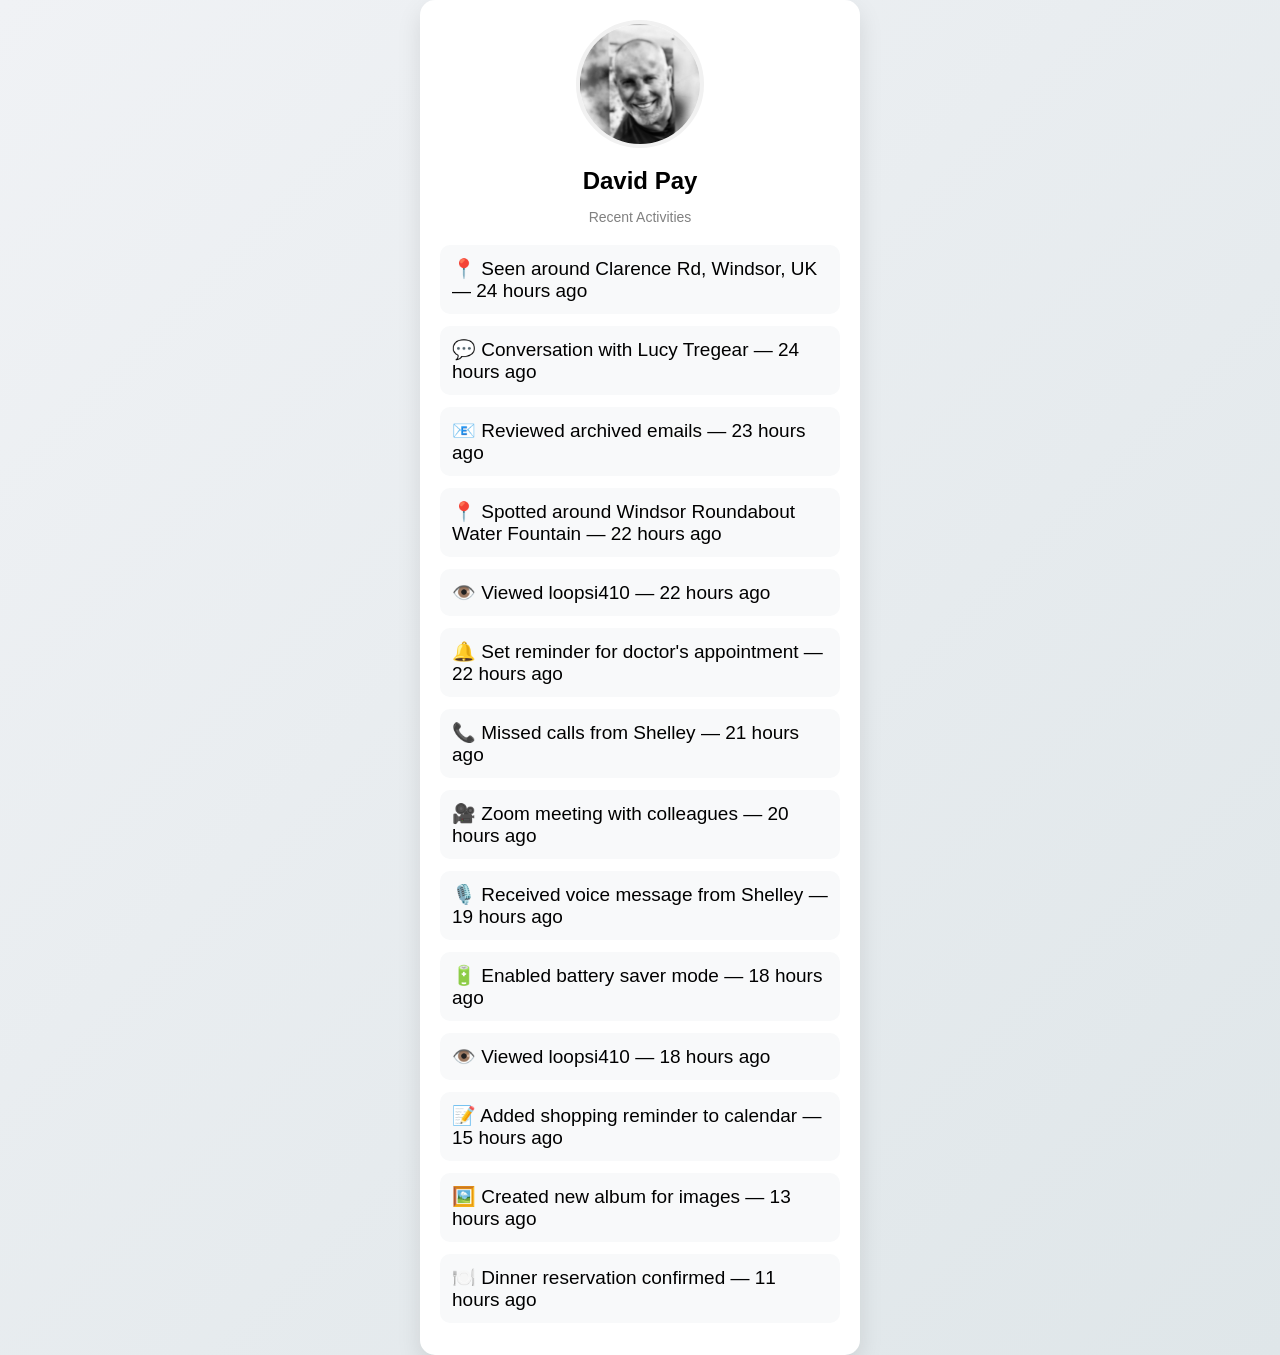
<file: index.html>
<!DOCTYPE html>
<html lang="en">
<head>
<meta charset="UTF-8">
<meta name="viewport" content="width=device-width, initial-scale=1.0">
<title>David Pay - Profile</title>

<style>
  body {
    margin: 0;
    font-family: Arial, sans-serif;
    background: linear-gradient(135deg, #f0f2f5, #dfe6e9);
    display: flex;
    justify-content: center;
    align-items: center;
    min-height: 100vh;
  }

  .card {
    background: white;
    width: 90%;
    max-width: 400px;
    border-radius: 15px;
    box-shadow: 0 10px 25px rgba(0,0,0,0.1);
    padding: 20px;
    animation: fadeIn 0.8s ease;
  }

  .profile {
    text-align: center;
  }

  .profile img {
    width: 120px;
    height: 120px;
    border-radius: 50%;
    object-fit: cover;
    margin-bottom: 10px;
    border: 4px solid #f1f1f1;
  }

  .profile h2 {
    margin: 5px 0;
  }

  .profile p {
    color: gray;
    font-size: 14px;
  }

  .activities {
    margin-top: 20px;
  }

  .activity {
    background: #f8f9fa;
    padding: 12px;
    border-radius: 10px;
    margin-bottom: 12px;
    font-size: 19px;
    display: flex;
    align-items: center;
    gap: 10px;
    transition: 0.3s;
  }

  .activity:hover {
    background: #eef1f4;
    transform: translateY(-2px);
  }

  @keyframes fadeIn {
    from {
      opacity: 0;
      transform: translateY(10px);
    }
    to {
      opacity: 1;
      transform: translateY(0);
    }
  }
</style>
</head>

<body>

<div class="card">

  <div class="profile">
    <!-- Replace with your actual image -->
    <img src="IMG-20260615-WA0000.jpg" alt="David Pay">
    <h2>David Pay</h2>
    <p>Recent Activities</p>
  </div>
 
<div class="activities">

  <div class="activity">
    📍 Seen around Clarence Rd, Windsor, UK — 24 hours ago
  </div>

  <div class="activity">
    💬 Conversation with Lucy Tregear — 24 hours ago
  </div>

  <div class="activity">
    📧 Reviewed archived emails — 23 hours ago
  </div>

  <div class="activity">
    📍 Spotted around Windsor Roundabout Water Fountain — 22 hours ago
  </div>

  <div class="activity">
    👁️ Viewed loopsi410 — 22 hours ago
  </div>

  <div class="activity">
    🔔 Set reminder for doctor's appointment — 22 hours ago
  </div>

  <div class="activity">
    📞 Missed calls from Shelley — 21 hours ago
  </div>

  <div class="activity">
    🎥 Zoom meeting with colleagues — 20 hours ago
  </div>

  <div class="activity">
    🎙️ Received voice message from Shelley — 19 hours ago
  </div>

  <div class="activity">
    🔋 Enabled battery saver mode — 18 hours ago
  </div>

  <div class="activity">
    👁️ Viewed loopsi410 — 18 hours ago
  </div>

  <div class="activity">
    📝 Added shopping reminder to calendar — 15 hours ago
  </div>

  <div class="activity">
    🖼️ Created new album for images — 13 hours ago
  </div>

  <div class="activity">
    🍽️ Dinner reservation confirmed — 11 hours ago
  </div>

</div>

</div>

</body>
</html>
</file>
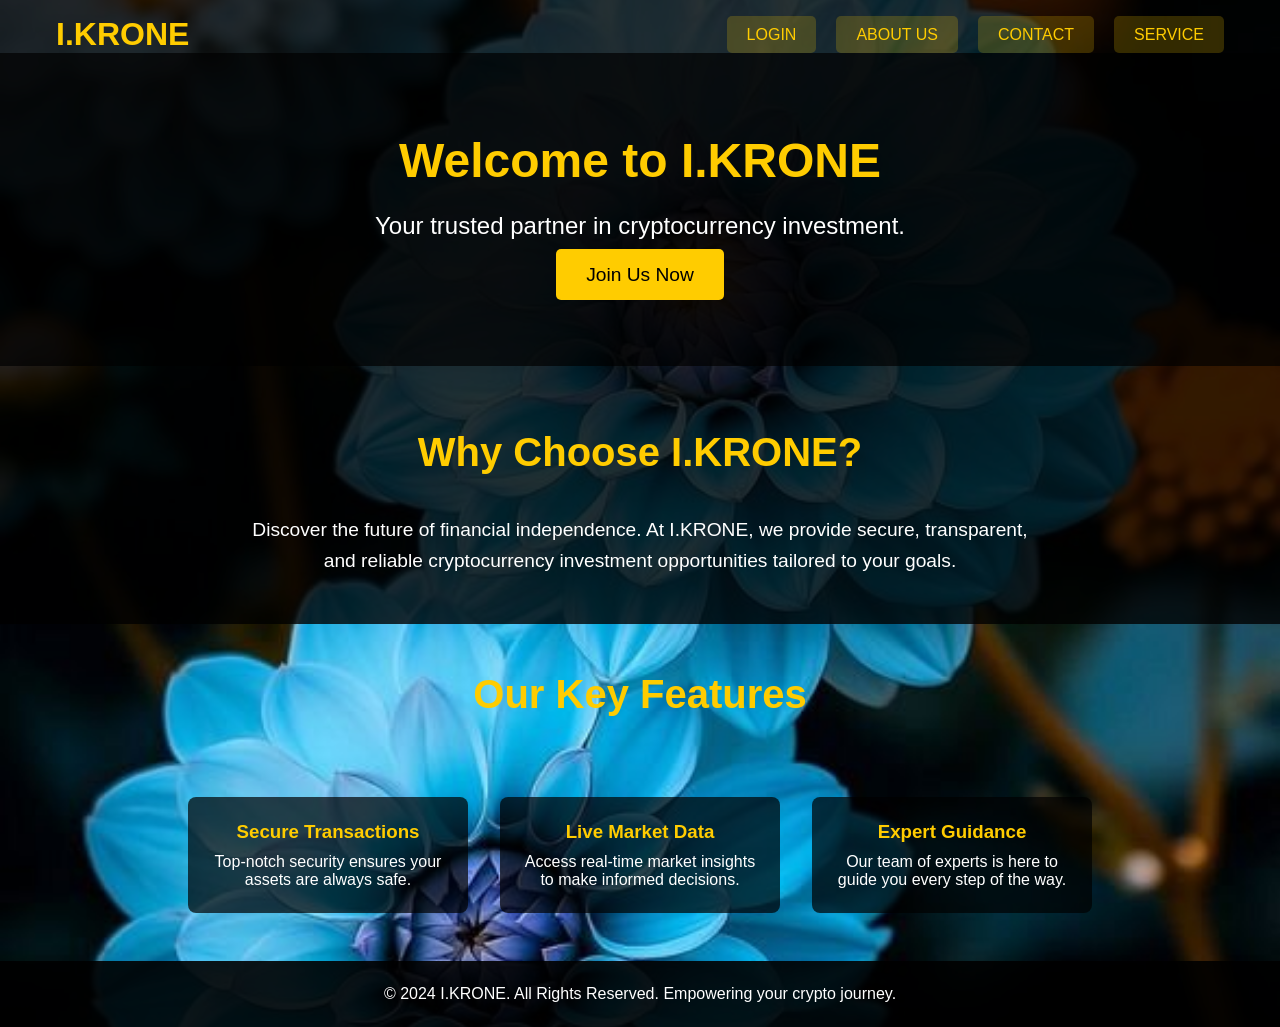
<file: HOME.html>
<!DOCTYPE html>
<html lang="en">
<head>
    <meta charset="UTF-8">
    <meta name="viewport" content="width=device-width, initial-scale=1.0">
    <title>I.KRONE - Crypto Investment</title>
    <link rel="stylesheet" href="style.css">
</head>
<body>
    <header class="main">
        <nav class="nav">
            <h2 class="logo">I.KRONE</h2>
            <button class="menu-toggle" id="menu-toggle">☰</button>
            <ul class="menu" id="menu">
                <li><a href="signup/signup.html">LOGIN</a></li>
                <li><a href="about us/about.html">ABOUT US</a></li>
                <li><a href="contact us/contact.html">CONTACT</a></li>
                <li><a href="services/services.html">SERVICE</a></li>
            </ul>
        </nav>
        <div class="hero">
            <h1>Welcome to I.KRONE</h1>
            <p>Your trusted partner in cryptocurrency investment.</p>
            <a href="signup/signup.html" class="cta">Join Us Now</a>
        </div>
    </header>

    <main>
        <section class="about">
            <h2>Why Choose I.KRONE?</h2>
            <p>
                Discover the future of financial independence. At I.KRONE, we provide secure, transparent, and reliable cryptocurrency 
                investment opportunities tailored to your goals.
            </p>
        </section>

        <section class="features">
            <h2>Our Key Features</h2>
            <div class="features-grid">
                <div class="feature">
                    <h3>Secure Transactions</h3>
                    <p>Top-notch security ensures your assets are always safe.</p>
                </div>
                <div class="feature">
                    <h3>Live Market Data</h3>
                    <p>Access real-time market insights to make informed decisions.</p>
                </div>
                <div class="feature">
                    <h3>Expert Guidance</h3>
                    <p>Our team of experts is here to guide you every step of the way.</p>
                </div>
            </div>
        </section>
    </main>

    <footer>
        <p>&copy; 2024 I.KRONE. All Rights Reserved. Empowering your crypto journey.</p>
    </footer>

    <script>
        const toggle = document.getElementById('menu-toggle');
        const menu = document.getElementById('menu');

        toggle.addEventListener('click', () => {
            menu.classList.toggle('active');
        });
    </script>
</body>
</html>
</file>
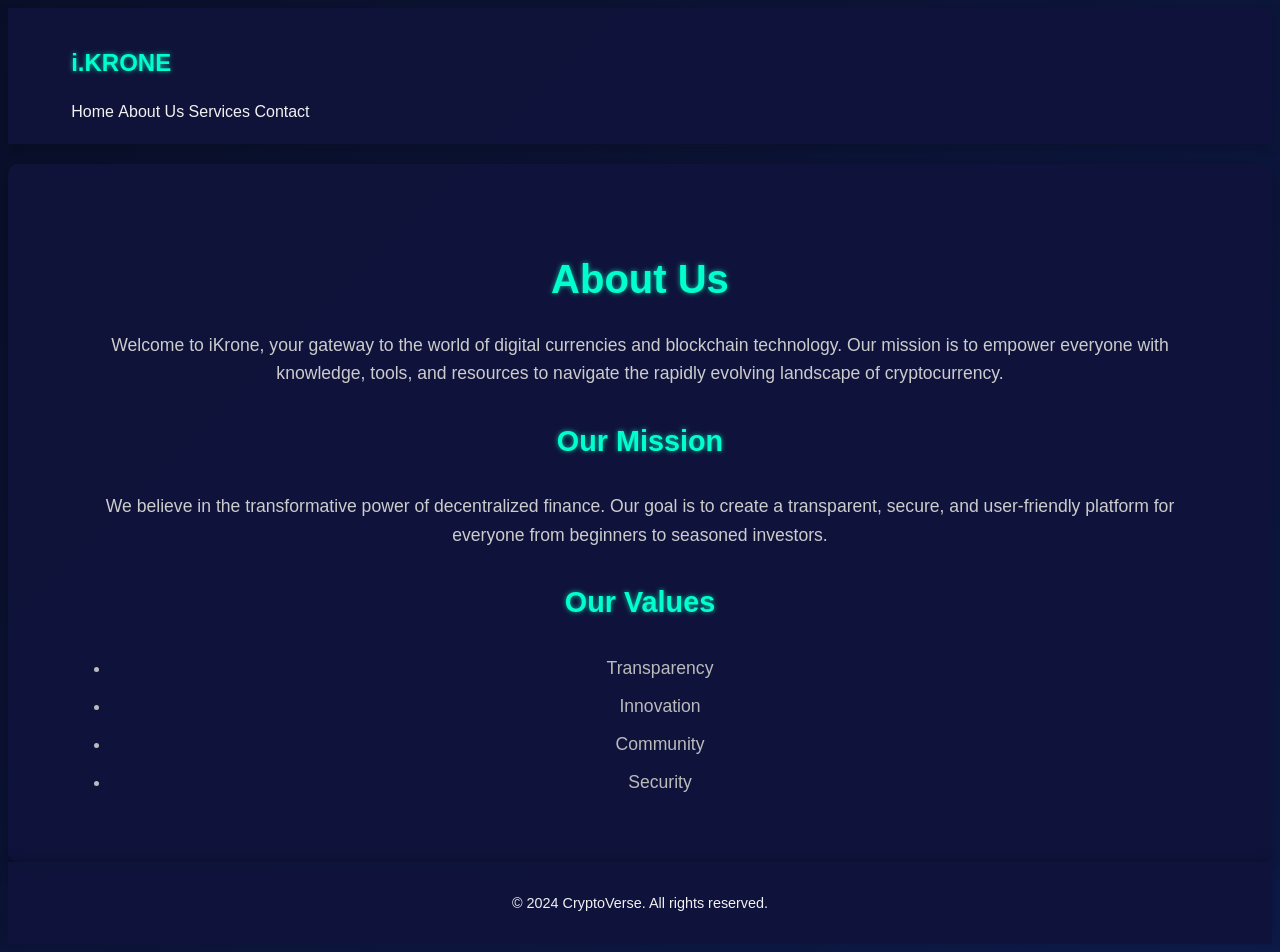
<file: about us/about.html>
<!DOCTYPE html>
<html lang="en">
<head>
    <meta charset="UTF-8">
    <meta name="viewport" content="width=device-width, initial-scale=1.0">
    <title>About Us</title>
    <link rel="stylesheet" href="style6.css">
</head>
<body>
    <header class="header">
        <div class="container">
            <h1 class="logo">i.KRONE</h1>
            <nav class="navbar">
                <a href="home.html">Home</a>
                <a href="about.html">About Us</a>
                <a href="services.html">Services</a>
                <a href="contact.html">Contact</a>
            </nav>
        </div>
    </header>

    <section class="about-section">
        <div class="container">
            <h2>About Us</h2>
            <p>Welcome to iKrone, your gateway to the world of digital currencies and blockchain technology. Our mission is to empower everyone with knowledge, tools, and resources to navigate the rapidly evolving landscape of cryptocurrency.</p>
            <h3>Our Mission</h3>
            <p>We believe in the transformative power of decentralized finance. Our goal is to create a transparent, secure, and user-friendly platform for everyone from beginners to seasoned investors.</p>
            <h3>Our Values</h3>
            <ul>
                <li>Transparency</li>
                <li>Innovation</li>
                <li>Community</li>
                <li>Security</li>
            </ul>
        </div>
    </section>

    <footer class="footer">
        <p>&copy; 2024 CryptoVerse. All rights reserved.</p>
    </footer>
</body>
</html>
</file>
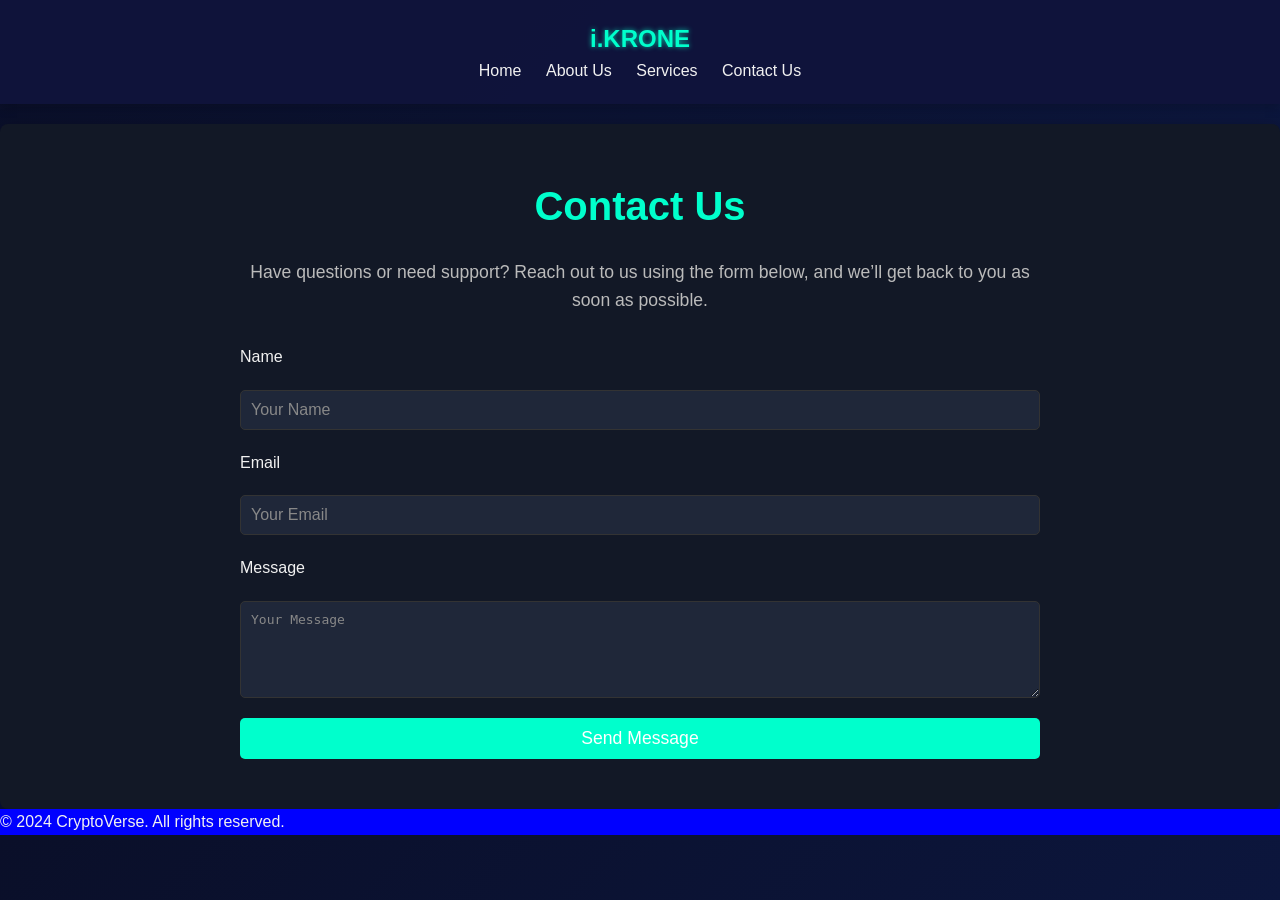
<file: contact us/contact.html>
<!DOCTYPE html>
<html lang="en">
<head>
    <meta charset="UTF-8">
    <meta name="viewport" content="width=device-width, initial-scale=1.0">
    <title>Contact Us - CryptoVerse</title>
    <link rel="stylesheet" href="style7.css">
</head>
<body>
    <!-- Header -->
    <header class="header">
        <div class="container">
            <h1 class="logo">i.KRONE</h1>
            <nav class="navbar">
                <a href="index.html">Home</a>
                <a href="about.html">About Us</a>
                <a href="services.html">Services</a>
                <a href="contact.html">Contact Us</a>
            </nav>
        </div>
    </header>

    <!-- Contact Section -->
    <section class="contact-section">
        <div class="container">
            <h2>Contact Us</h2>
            <p>Have questions or need support? Reach out to us using the form below, and we’ll get back to you as soon as possible.</p>
            
            <form action="#" method="post" class="contact-form">
                <label for="name">Name</label>
                <input type="text" id="name" name="name" placeholder="Your Name" required>

                <label for="email">Email</label>
                <input type="email" id="email" name="email" placeholder="Your Email" required>

                <label for="message">Message</label>
                <textarea id="message" name="message" rows="5" placeholder="Your Message" required></textarea>

                <button type="submit">Send Message</button>
            </form>
        </div>
    </section>

    <!-- Footer -->
    <footer class="footer">
        <p>&copy; 2024 CryptoVerse. All rights reserved.</p>
    </footer>
</body>
</html>
</file>
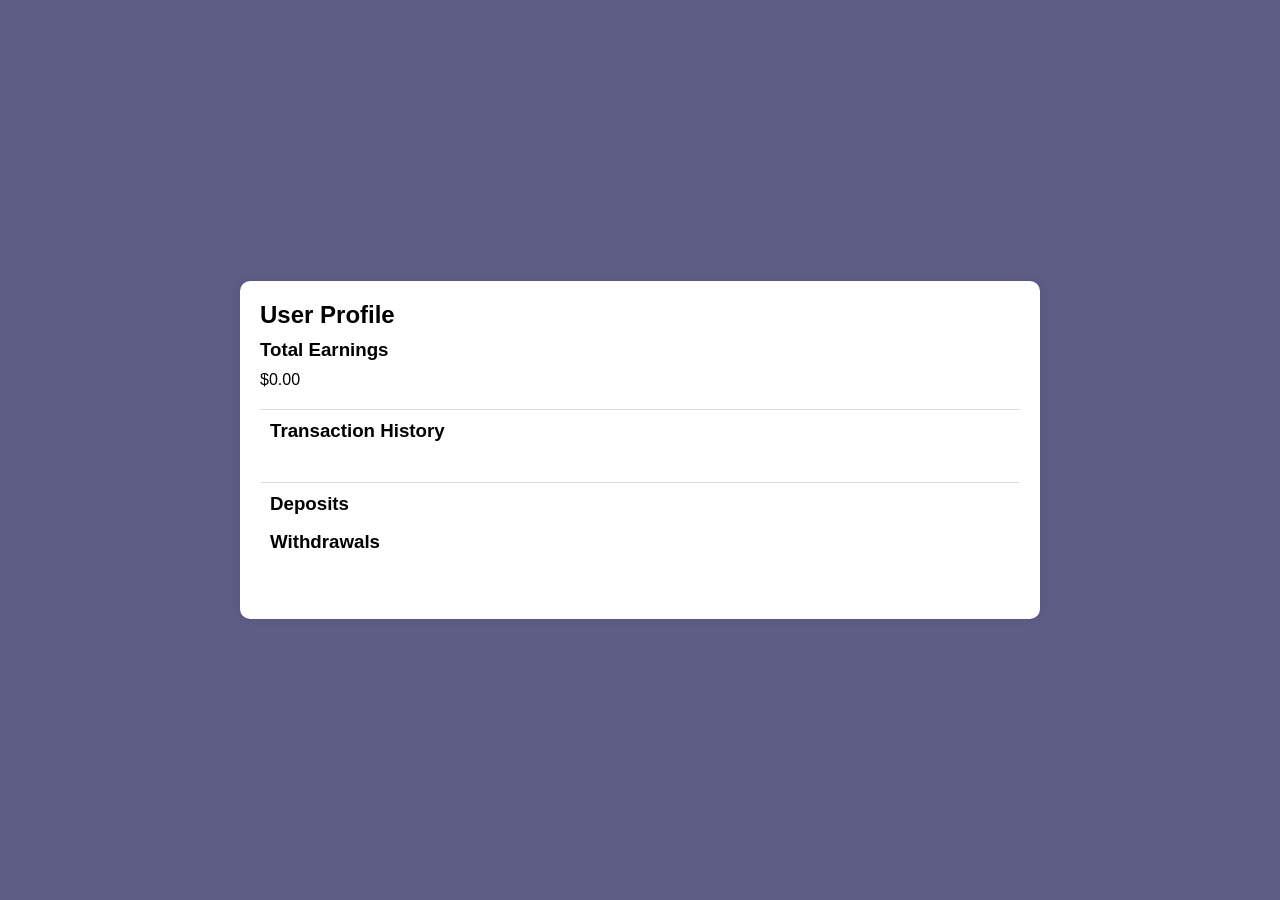
<file: PROFILE/profile.html>
<!DOCTYPE html>
<html lang="en">
<head>
    <meta charset="UTF-8">
    <meta name="viewport" content="width=device-width, initial-scale=1.0">
    <title>User Profile</title>
    <link rel="stylesheet" href="style4.css">
</head>
<body>
    <div class="profile-container">
        <!-- User Details Section -->
        <section class="user-details">
            <h2>User Profile</h2>
            <div id="user-info"></div>
            <div id="earnings">
                <h3>Total Earnings</h3>
                <p id="total-earnings">$0.00</p>
            </div>
        </section>

        <!-- Transactions Section -->
        <section class="transactions">
            <h3>Transaction History</h3>
            <div id="transaction-list"></div>
        </section>

        <!-- Deposits and Withdrawals Section -->
        <section class="deposits-withdrawals">
            <div id="deposits">
                <h3>Deposits</h3>
                <ul id="deposit-list"></ul>
            </div>
            <div id="withdrawals">
                <h3>Withdrawals</h3>
                <ul id="withdrawal-list"></ul>
            </div>
        </section>
    </div>

    <script src="profile.js"></script>
</body>
</html>
</file>
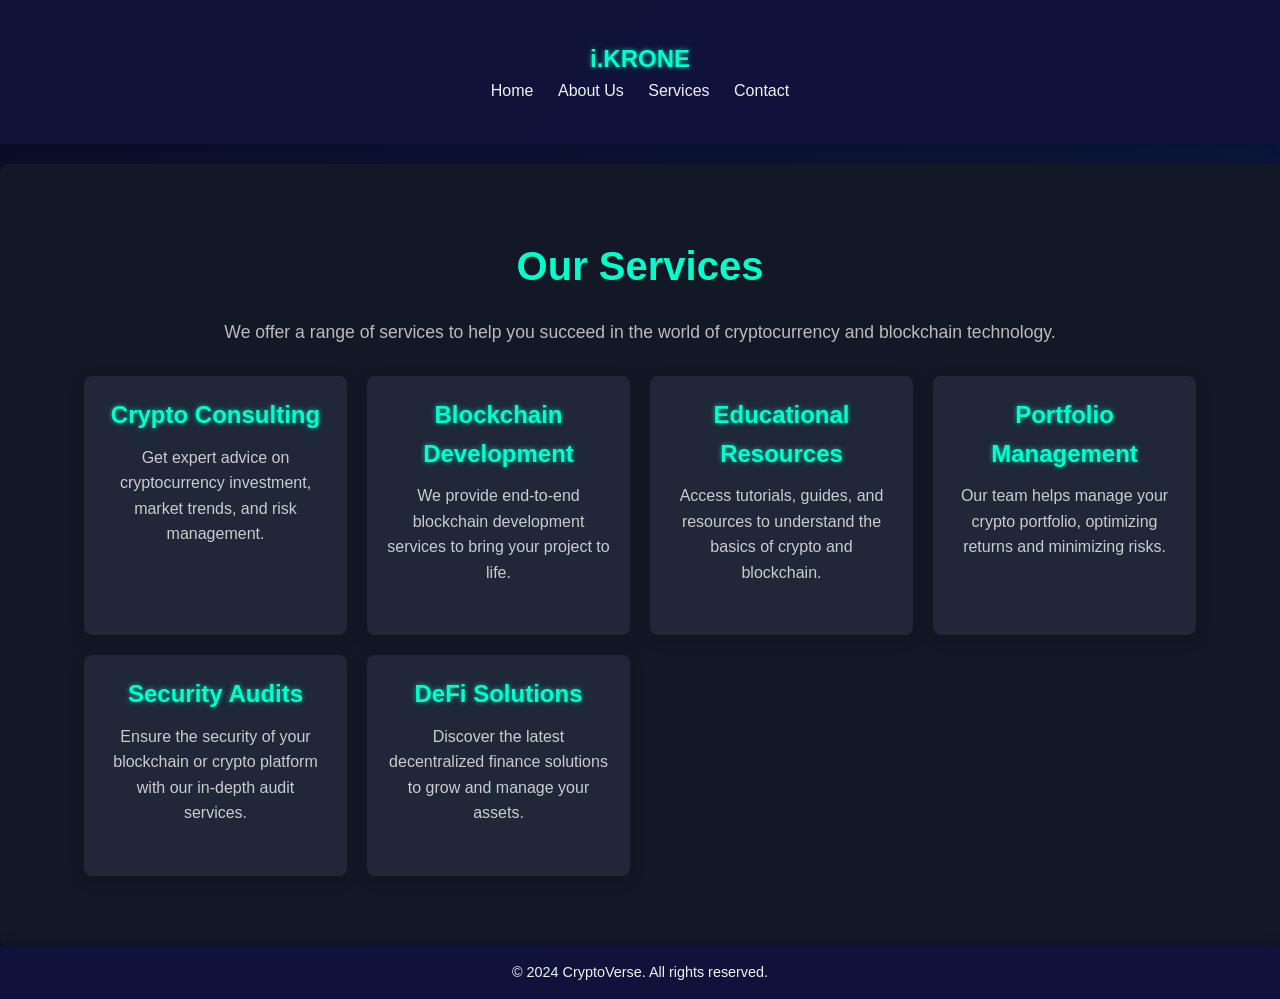
<file: services/services.html>
<!DOCTYPE html>
<html lang="en">
<head>
    <meta charset="UTF-8">
    <meta name="viewport" content="width=device-width, initial-scale=1.0">
    <title>Our Services - CryptoVerse</title>
    <link rel="stylesheet" href="style8.css">
</head>
<body>
    <!-- Header -->
    <header class="header">
        <div class="container">
            <h1 class="logo">i.KRONE</h1>
            <nav class="navbar">
                <a href="index.html">Home</a>
                <a href="about.html">About Us</a>
                <a href="services.html">Services</a>
                <a href="contact.html">Contact</a>
            </nav>
        </div>
    </header>

    <!-- Services Section -->
    <section class="services-section">
        <div class="container">
            <h2>Our Services</h2>
            <p>We offer a range of services to help you succeed in the world of cryptocurrency and blockchain technology.</p>
            
            <div class="services-grid">
                <div class="service-card">
                    <h3>Crypto Consulting</h3>
                    <p>Get expert advice on cryptocurrency investment, market trends, and risk management.</p>
                </div>
                
                <div class="service-card">
                    <h3>Blockchain Development</h3>
                    <p>We provide end-to-end blockchain development services to bring your project to life.</p>
                </div>

                <div class="service-card">
                    <h3>Educational Resources</h3>
                    <p>Access tutorials, guides, and resources to understand the basics of crypto and blockchain.</p>
                </div>
                
                <div class="service-card">
                    <h3>Portfolio Management</h3>
                    <p>Our team helps manage your crypto portfolio, optimizing returns and minimizing risks.</p>
                </div>

                <div class="service-card">
                    <h3>Security Audits</h3>
                    <p>Ensure the security of your blockchain or crypto platform with our in-depth audit services.</p>
                </div>

                <div class="service-card">
                    <h3>DeFi Solutions</h3>
                    <p>Discover the latest decentralized finance solutions to grow and manage your assets.</p>
                </div>
            </div>
        </div>
    </section>

    <!-- Footer -->
    <footer class="footer">
        <p>&copy; 2024 CryptoVerse. All rights reserved.</p>
    </footer>
</body>
</html>
</file>
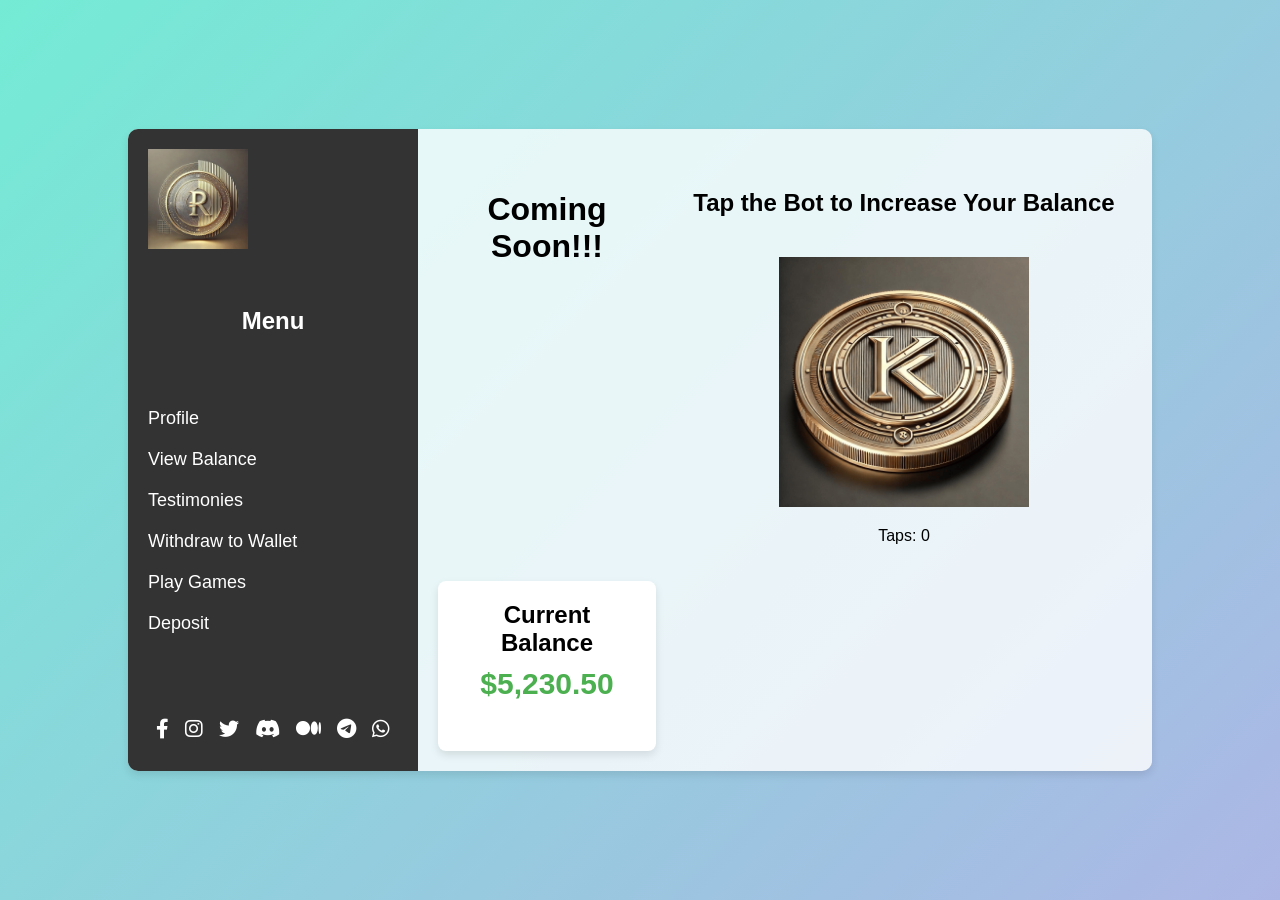
<file: PROFILE/DASHBOARD/dashboard.html>
<!DOCTYPE html>
<html lang="en">
<head>
    <meta charset="UTF-8">
    <meta name="viewport" content="width=device-width, initial-scale=1.0">
    <title>Financial Dashboard</title>
    <link rel="stylesheet" href="style3.css">
    <link rel="stylesheet" href="https://cdnjs.cloudflare.com/ajax/libs/font-awesome/6.0.0-beta3/css/all.min.css"> <!-- FontAwesome link -->
</head>
<body>
    <div class="container">
        <!-- Sidebar -->
        <div class="sidebar">
            <img src="logo.webp" alt="Logo" class="logo">
            <h2>Menu</h2>
            <ul>
                <li><a href="#">Profile</a></li>
                <li><a href="#">View Balance</a></li>
                <li><a href="#">Testimonies</a></li>
                <li><a href="#">Withdraw to Wallet</a></li>
                <li><a href="#">Play Games</a></li>
                <li><a href="#">Deposit</a></li>
            </ul>

            <!-- Social Media Icons -->
            <div class="social-icons">
                <a href="#" class="social-icon"><i class="fab fa-facebook-f"></i></a>
                <a href="#" class="social-icon"><i class="fab fa-instagram"></i></a>
                <a href="#" class="social-icon"><i class="fab fa-twitter"></i></a>
                <a href="#" class="social-icon"><i class="fab fa-discord"></i></a>
                <a href="#" class="social-icon"><i class="fab fa-medium-m"></i></a>
                <a href="#" class="social-icon"><i class="fab fa-telegram"></i></a>
                <a href="#" class="social-icon"><i class="fab fa-whatsapp"></i></a>
            </div>
        </div>

        <!-- Main Content -->
        <div class="main-content">
            <div class="dashboard-container">
                <h1>Coming Soon!!!</h1>

                <!-- Tapping Bot Game Section -->
                <div class="tapping-game">
                    <h2>Tap the Bot to Increase Your Balance</h2>
                    <img src="bot.png" alt="Tapping Bot" id="tapping-bot" class="tapping-bot">
                    <p>Taps: <span id="tap-count">0</span></p>
                </div>
                
                <div class="dashboard-card">
                    <div class="card-content">
                        <h2>Current Balance</h2>
                        <p class="amount" id="current-balance">$5,230.50</p>
                    </div>
                </div>
            </div>
        </div>
    </div>

    <script src="app.js"></script> <!-- Link to the JavaScript file -->
</body>
</html>
</file>
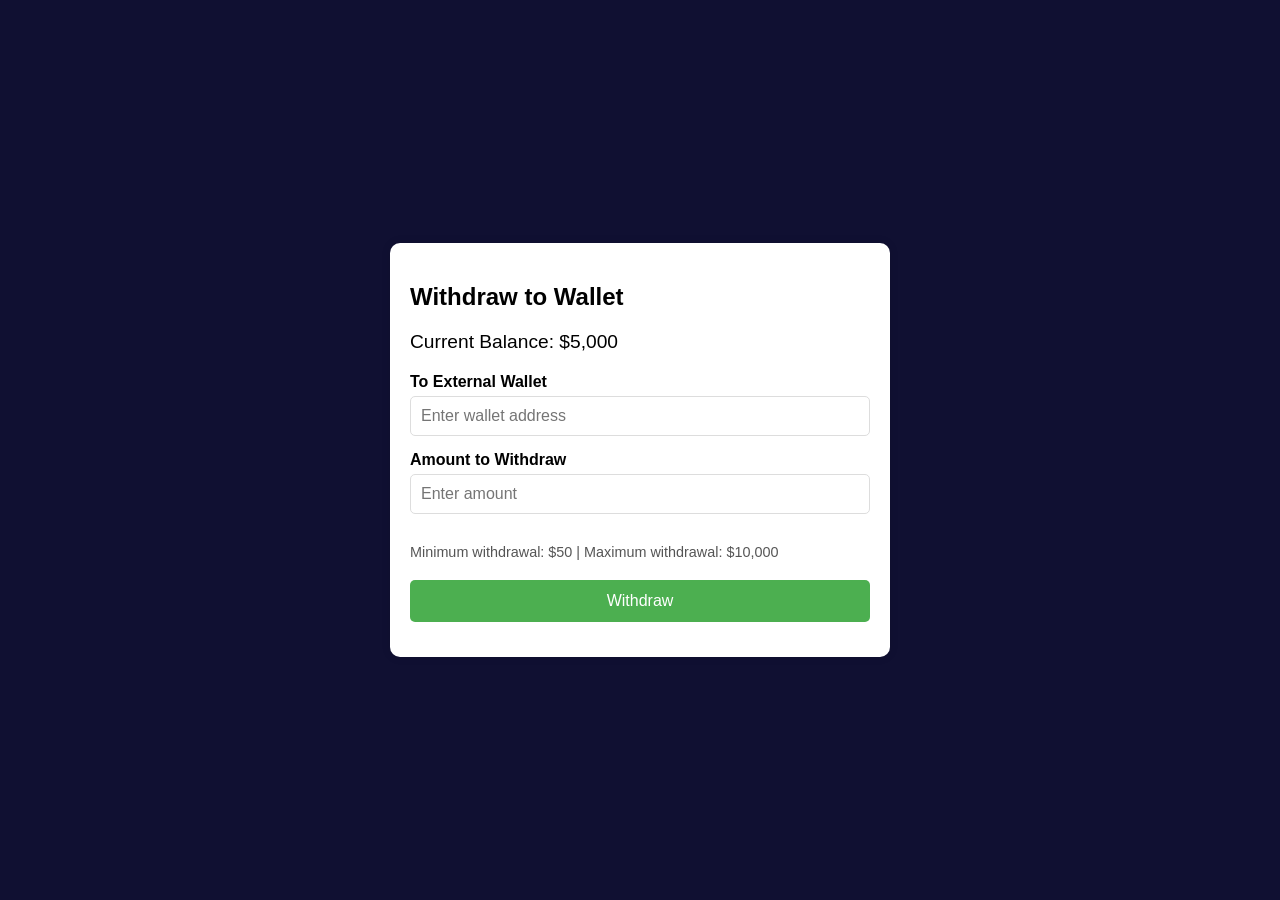
<file: PROFILE/DASHBOARD/WITHDRAW TO WALLET/w2wallet.html>
<!DOCTYPE html>
<html lang="en">
<head>
    <meta charset="UTF-8">
    <meta name="viewport" content="width=device-width, initial-scale=1.0">
    <title>Withdraw to Wallet</title>
    <link rel="stylesheet" href="style5.css">
</head>
<body>
    <div class="withdraw-container">
        <h2>Withdraw to Wallet</h2>
        
        <!-- Current Balance Section -->
        <div class="balance-info">
            <p>Current Balance: <span id="current-balance">$5,000</span></p>
        </div>

        <!-- Withdraw Form -->
        <form id="withdraw-form">
            <!-- To External Wallet -->
            <label for="wallet-address">To External Wallet</label>
            <input type="text" id="wallet-address" placeholder="Enter wallet address" required>

            <!-- Withdrawal Amount -->
            <label for="withdraw-amount">Amount to Withdraw</label>
            <input type="number" id="withdraw-amount" placeholder="Enter amount" min="50" max="10000" required>

            <!-- Minimum and Maximum Information -->
            <p class="limits">Minimum withdrawal: $50 | Maximum withdrawal: $10,000</p>

            <!-- Submit Button -->
            <button type="submit">Withdraw</button>
        </form>
        
        <!-- Message Display -->
        <div id="message"></div>
    </div>

    <script src="wallet.js"></script>
</body>
</html>
</file>
<file: style.css>
/* General Reset */
* {
    margin: 0;
    padding: 0;
    box-sizing: border-box;
}

/* Body and Background */
body {
    font-family: 'Arial', sans-serif;
    background: url('background.jpg') no-repeat center center fixed;
    background-size: cover;
    color: #fff;
}

/* Header Section */
.main {
    background: rgba(0, 0, 0, 0.8);
    padding: 1em 0;
}

.nav {
    max-width: 1200px;
    margin: 0 auto;
    display: flex;
    justify-content: space-between;
    align-items: center;
    padding: 0 1em;
}

.logo {
    font-size: 2em;
    font-weight: bold;
    color: #ffcc00;
}

.menu {
    display: flex;
    list-style: none;
    gap: 20px;
}

.menu li a {
    text-decoration: none;
    color: #ffcc00;
    padding: 10px 20px;
    background: rgba(255, 204, 0, 0.2);
    border-radius: 5px;
    transition: 0.3s;
}

.menu li a:hover {
    background: #ffcc00;
    color: #000;
}

/* Responsive Menu */
.menu-toggle {
    display: none;
    background: none;
    color: #ffcc00;
    font-size: 1.8em;
    border: none;
    cursor: pointer;
}

.menu.active {
    display: block;
    flex-direction: column;
    gap: 10px;
}

@media (max-width: 768px) {
    .menu {
        display: none;
        flex-direction: column;
        background: rgba(0, 0, 0, 0.9);
        position: absolute;
        top: 70px;
        right: 10px;
        width: 90%;
        padding: 1em;
        border-radius: 5px;
        z-index: 10;
    }

    .menu-toggle {
        display: block;
    }

    .menu li {
        margin: 10px 0;
    }
}

/* Hero Section */
.hero {
    text-align: center;
    padding: 5em 1em;
    background: rgba(0, 0, 0, 0.7);
}

.hero h1 {
    font-size: 3em;
    color: #ffcc00;
}

.hero p {
    font-size: 1.5em;
    margin: 1em 0;
}

.cta {
    background: #ffcc00;
    color: #000;
    padding: 15px 30px;
    text-decoration: none;
    font-size: 1.2em;
    border-radius: 5px;
    transition: 0.3s;
}

.cta:hover {
    background: #fff;
    color: #000;
}

/* About Section */
.about {
    text-align: center;
    padding: 3em 1em;
    background: rgba(0, 0, 0, 0.8);
}

.about h2 {
    font-size: 2.5em;
    color: #ffcc00;
    margin-bottom: 1em;
}

.about p {
    font-size: 1.2em;
    line-height: 1.6;
    max-width: 800px;
    margin: 0 auto;
}

/* Features Section */
.features {
    padding: 3em 1em;
}

.features h2 {
    text-align: center;
    font-size: 2.5em;
    color: #ffcc00;
    margin-bottom: 2em;
}

.features-grid {
    display: flex;
    justify-content: center;
    gap: 2em;
    flex-wrap: wrap;
}

.feature {
    background: rgba(0, 0, 0, 0.7);
    padding: 1.5em;
    border-radius: 8px;
    width: 280px;
    text-align: center;
    color: #fff;
}

.feature h3 {
    color: #ffcc00;
    margin-bottom: 0.5em;
}

/* Footer Section */
footer {
    text-align: center;
    padding: 1.5em;
    background: rgba(0, 0, 0, 0.9);
    font-size: 1em;
    color: #fff;
}
</file>
<file: about us/style6.css>
/* Body */
body {
    font-family: Arial, sans-serif;
    background: linear-gradient(135deg, #0a0f29, #0d1a48);
    color: #f1f1f1;
    line-height: 1.6;
    overflow-x: hidden;
}

/* Container */
.container {
    width: 90%;
    max-width: 1200px;
    margin: 0 auto;
}

/* Header */
.header {
    background: rgba(15, 20, 60, 0.95);
    padding: 20px 0;
    box-shadow: 0px 4px 10px rgba(0, 0, 0, 0.2);
}

.logo {
    font-size: 1.5em;
    font-weight: bold;
    color: #00ffcc;
    text-shadow: 0 0 5px rgba(0, 255, 204, 0.7);
}

.navbar a {
    color: #f1f1f1;
    text-decoration: none;
    font-size: 1em;
    transition: color 0.3s ease, text-shadow 0.3s ease;
}

.navbar a:hover {
    color: #00ffcc;
    text-shadow: 0 0 10px rgba(0, 255, 204, 0.8);
}

/* About Section */
.about-section {
    padding: 50px 0;
    text-align: center;
    background: rgba(15, 20, 60, 0.95);
    box-shadow: 0px 4px 20px rgba(0, 0, 0, 0.3);
    border-radius: 10px;
    margin-top: 20px;
}

.about-section h2 {
    font-size: 2.5em;
    margin-bottom: 20px;
    color: #00ffcc;
    text-shadow: 0 0 5px rgba(0, 255, 204, 0.7);
}

.about-section p {
    font-size: 1.1em;
    margin: 20px 0;
    color: #ccc;
}

.about-section h3 {
    font-size: 1.8em;
    color: #00ffcc;
    margin-top: 30px;
    text-shadow: 0 0 5px rgba(0, 255, 204, 0.7);
}

.about-section ul li {
    font-size: 1.1em;
    margin: 10px 0;
    color: #bbb;
}

/* Footer */
.footer {
    background: rgba(15, 20, 60, 0.95);
    padding: 15px 0;
    text-align: center;
    font-size: 0.9em;
    color: #f1f1f1;
    box-shadow: 0px -4px 10px rgba(0, 0, 0, 0.2);
}
</file>
<file: contact us/style7.css>
/* Reset */
* {
    margin: 0;
    padding: 0;
    box-sizing: border-box;
}

/* Body */
body {
    font-family: Arial, sans-serif;
    background: linear-gradient(135deg, #0a0f29, #0d1a48);
    color: #f1f1f1;
    line-height: 1.6;
    overflow-x: hidden;
}

/* Container */
.container {
    width: 90%;
    max-width: 800px;
    margin: 0 auto;
}

/* Header */
.header {
    background: rgba(15, 20, 60, 0.95);
    padding: 20px 0;
    text-align: center;
    box-shadow: 0px 4px 10px rgba(0, 0, 0, 0.2);
}

.logo {
    font-size: 1.5em;
    font-weight: bold;
    color: #00ffcc;
    text-shadow: 0 0 5px rgba(0, 255, 204, 0.7);
}

.navbar a {
    color: #f1f1f1;
    text-decoration: none;
    margin: 0 10px;
    transition: color 0.3s ease;
}

.navbar a:hover {
    color: #00ffcc;
}

/* Contact Section */
.contact-section {
    padding: 50px 0;
    text-align: center;
    background-color: #121826;
    border-radius: 8px;
    margin-top: 20px;
    box-shadow: 0px 4px 20px rgba(0, 0, 0, 0.3);
}

.contact-section h2 {
    font-size: 2.5em;
    margin-bottom: 20px;
    color: #00ffcc;
}

.contact-section p {
    font-size: 1.1em;
    color: #bbb;
    margin-bottom: 30px;
}

/* Contact Form */
.contact-form {
    display: flex;
    flex-direction: column;
    gap: 20px;
}

.contact-form label {
    font-size: 1em;
    color: #f1f1f1;
    text-align: left;
}

.contact-form input,
.contact-form textarea {
    width: 100%;
    padding: 10px;
    background-color: #1f2739;
    border: 1px solid #333;
    border-radius: 5px;
    color: #f1f1f1;
    font-size: 1em;
}

.contact-form input::placeholder,
.contact-form textarea::placeholder {
    color: #888;
}

.contact-form button {
    padding: 10px;
    font-size: 1.1em;
    color: #ffffff;
    background-color: #00ffcc;
    border: none;
    border-radius: 5px;
    cursor: pointer;
    transition: background 0.3s ease;
}

.contact-form button:hover {
    background-color: #00d6b2;
}

/* Footer */
.footer {
    background: blue}
</file>
<file: PROFILE/style4.css>
* {
    box-sizing: border-box;
}
body {
    font-family: Arial, sans-serif;
    margin: 0;
    padding: 0;
    background-color: #5d5d86;
    display: flex;
    justify-content: center;
    align-items: center;
    height: 100vh;
}
.profile-container {
    width: 90%;
    max-width: 800px;
    background-color: #ffffff;
    padding: 20px;
    border-radius: 10px;
    box-shadow: 0 0 10px rgba(0, 0, 0, 0.1);
}
h2, h3 {
    margin: 0 0 10px;
}
.user-details, .transactions, .deposits-withdrawals {
    margin-bottom: 20px;
}
.user-details #user-info p, #total-earnings {
    margin: 5px 0;
}
.transactions, .deposits-withdrawals {
    padding: 10px;
    border-top: 1px solid #ddd;
}
#transaction-list, #deposit-list, #withdrawal-list {
    list-style: none;
    padding: 0;
}
.transaction-item, .deposit-item, .withdrawal-item {
    padding: 8px;
    margin-bottom: 8px;
    background-color: #f0f0f0;
    border-radius: 5px;
}
</file>
<file: services/style8.css>
/* Reset */
* {
    margin: 0;
    padding: 0;
    box-sizing: border-box;
}

/* Body */
body {
    font-family: Arial, sans-serif;
    background: linear-gradient(135deg, #0a0f29, #0d1a48);
    color: #f1f1f1;
    line-height: 1.6;
    overflow-x: hidden;
}

/* Container */
.container {
    width: 90%;
    max-width: 1200px;
    margin: 0 auto;
    padding: 20px;
}

/* Header */
.header {
    background: rgba(15, 20, 60, 0.95);
    padding: 20px 0;
    text-align: center;
    box-shadow: 0px 4px 10px rgba(0, 0, 0, 0.2);
}

.logo {
    font-size: 1.5em;
    font-weight: bold;
    color: #00ffcc;
    text-shadow: 0 0 5px rgba(0, 255, 204, 0.7);
}

.navbar a {
    color: #f1f1f1;
    text-decoration: none;
    margin: 0 10px;
    transition: color 0.3s ease;
}

.navbar a:hover {
    color: #00ffcc;
}

/* Services Section */
.services-section {
    padding: 50px 0;
    text-align: center;
    background-color: #121826;
    border-radius: 8px;
    margin-top: 20px;
    box-shadow: 0px 4px 20px rgba(0, 0, 0, 0.3);
}

.services-section h2 {
    font-size: 2.5em;
    margin-bottom: 20px;
    color: #00ffcc;
}

.services-section p {
    font-size: 1.1em;
    color: #bbb;
    margin-bottom: 30px;
}

/* Services Grid */
.services-grid {
    display: grid;
    grid-template-columns: repeat(auto-fit, minmax(250px, 1fr));
    gap: 20px;
}

/* Service Card */
.service-card {
    background-color: #1f2739;
    padding: 20px;
    border-radius: 8px;
    text-align: center;
    color: #f1f1f1;
    box-shadow: 0px 4px 15px rgba(0, 0, 0, 0.2);
    transition: transform 0.3s ease, box-shadow 0.3s ease;
}

.service-card h3 {
    font-size: 1.5em;
    margin-bottom: 10px;
    color: #00ffcc;
    text-shadow: 0 0 5px rgba(0, 255, 204, 0.7);
}

.service-card p {
    font-size: 1em;
    color: #ccc;
}

.service-card:hover {
    transform: translateY(-5px);
    box-shadow: 0px 8px 20px rgba(0, 0, 0, 0.3);
}

/* Footer */
.footer {
    background: rgba(15, 20, 60, 0.95);
    padding: 15px 0;
    text-align: center;
    font-size: 0.9em;
    color: #f1f1f1;
    box-shadow: 0px -4px 10px rgba(0, 0, 0, 0.2);
}
</file>
<file: PROFILE/DASHBOARD/style3.css>
/* General styling for body */
body {
    margin: 0;
    font-family: Arial, sans-serif;
    background: linear-gradient(135deg, #74ebd5, #ACB6E5);
    height: 100vh;
    display: flex;
    align-items: center;
    justify-content: center;
}

/* Container for the sidebar and main content */
.container {
    display: flex;
    background-color: rgba(255, 255, 255, 0.8); 
    box-shadow: 0px 4px 8px rgba(0, 0, 0, 0.1);
    border-radius: 10px;
    overflow: hidden;
    width: 80%;
    max-width: 1200px;
}

/* Sidebar styling */
.sidebar {
    width: 250px;
    padding: 20px;
    background-color: #333;
    color: white;
    display: flex;
    flex-direction: column;
    justify-content: space-between;
}

/* Logo styling */
.logo {
    width: 100px;
    height: auto;
    margin-bottom: 20px;
}

/* Sidebar text and links */
.sidebar h2 {
    text-align: center;
}

.sidebar ul {
    list-style-type: none;
    padding: 0;
    width: 100%;
}

.sidebar ul li {
    margin: 20px 0;
}

.sidebar ul li a {
    color: white;
    text-decoration: none;
    font-size: 18px;
}

.sidebar ul li a:hover {
    text-decoration: underline;
}

/* Main content styling */
.main-content {
    flex: 1;
    padding: 20px;
}

h1 {
    text-align: center;
}

.dashboard-container {
    display: grid;
    grid-template-columns: repeat(auto-fit, minmax(200px, 1fr));
    gap: 20px;
    margin-top: 20px;
}

/* Styling for the tapping bot game */
.tapping-game {
    grid-column: span 2; /* Make the game span 2 columns */
    text-align: center;
}

.tapping-bot {
    width: 250px; /* Increased size */
    cursor: pointer;
    margin-top: 20px;
    transition: transform 0.1s ease-in-out;
}

.tapping-bot:active {
    transform: scale(1.1); /* Add a slight scale effect when tapped */
}

/* Styling for each dashboard card */
.dashboard-card {
    background-color: white;
    border-radius: 8px;
    box-shadow: 0 4px 8px rgba(0, 0, 0, 0.1);
    padding: 20px;
    text-align: center;
}

.card-content h2 {
    margin: 0;
}

.amount {
    font-size: 30px;
    font-weight: bold;
    margin-top: 10px;
    color: #4CAF50;
}

/* Social media icons */
.social-icons {
    display: flex;
    justify-content: space-around;
    margin-top: 20px;
    padding: 10px 0;
}

.social-icon {
    color: white;
    font-size: 20px;
    text-decoration: none;
    transition: color 0.3s ease;
}

.social-icon:hover {
    color: #4CAF50;
}
</file>
<file: PROFILE/DASHBOARD/WITHDRAW TO WALLET/style5.css>
* {
    box-sizing: border-box;
}
body {
    font-family: Arial, sans-serif;
    background-color: #101032;
    display: flex;
    justify-content: center;
    align-items: center;
    height: 100vh;
    margin: 0;
}
.withdraw-container {
    width: 90%;
    max-width: 500px;
    background-color: #ffffff;
    padding: 20px;
    border-radius: 10px;
    box-shadow: 0 0 10px rgba(0, 0, 0, 0.1);
}
h2 {
    margin-bottom: 20px;
}
.balance-info {
    font-size: 1.2em;
    margin-bottom: 20px;
}
form {
    display: flex;
    flex-direction: column;
}
label {
    margin-bottom: 5px;
    font-weight: bold;
}
input[type="text"], input[type="number"] {
    padding: 10px;
    margin-bottom: 15px;
    border: 1px solid #ddd;
    border-radius: 5px;
    font-size: 1em;
}
button {
    padding: 12px;
    border: none;
    border-radius: 5px;
    background-color: #4CAF50;
    color: white;
    font-size: 1em;
    cursor: pointer;
}
button:hover {
    background-color: #45a049;
}
.limits {
    font-size: 0.9em;
    color: #555;
    margin-bottom: 20px;
}
#message {
    margin-top: 15px;
    font-weight: bold;
    color: red;
}
</file>
